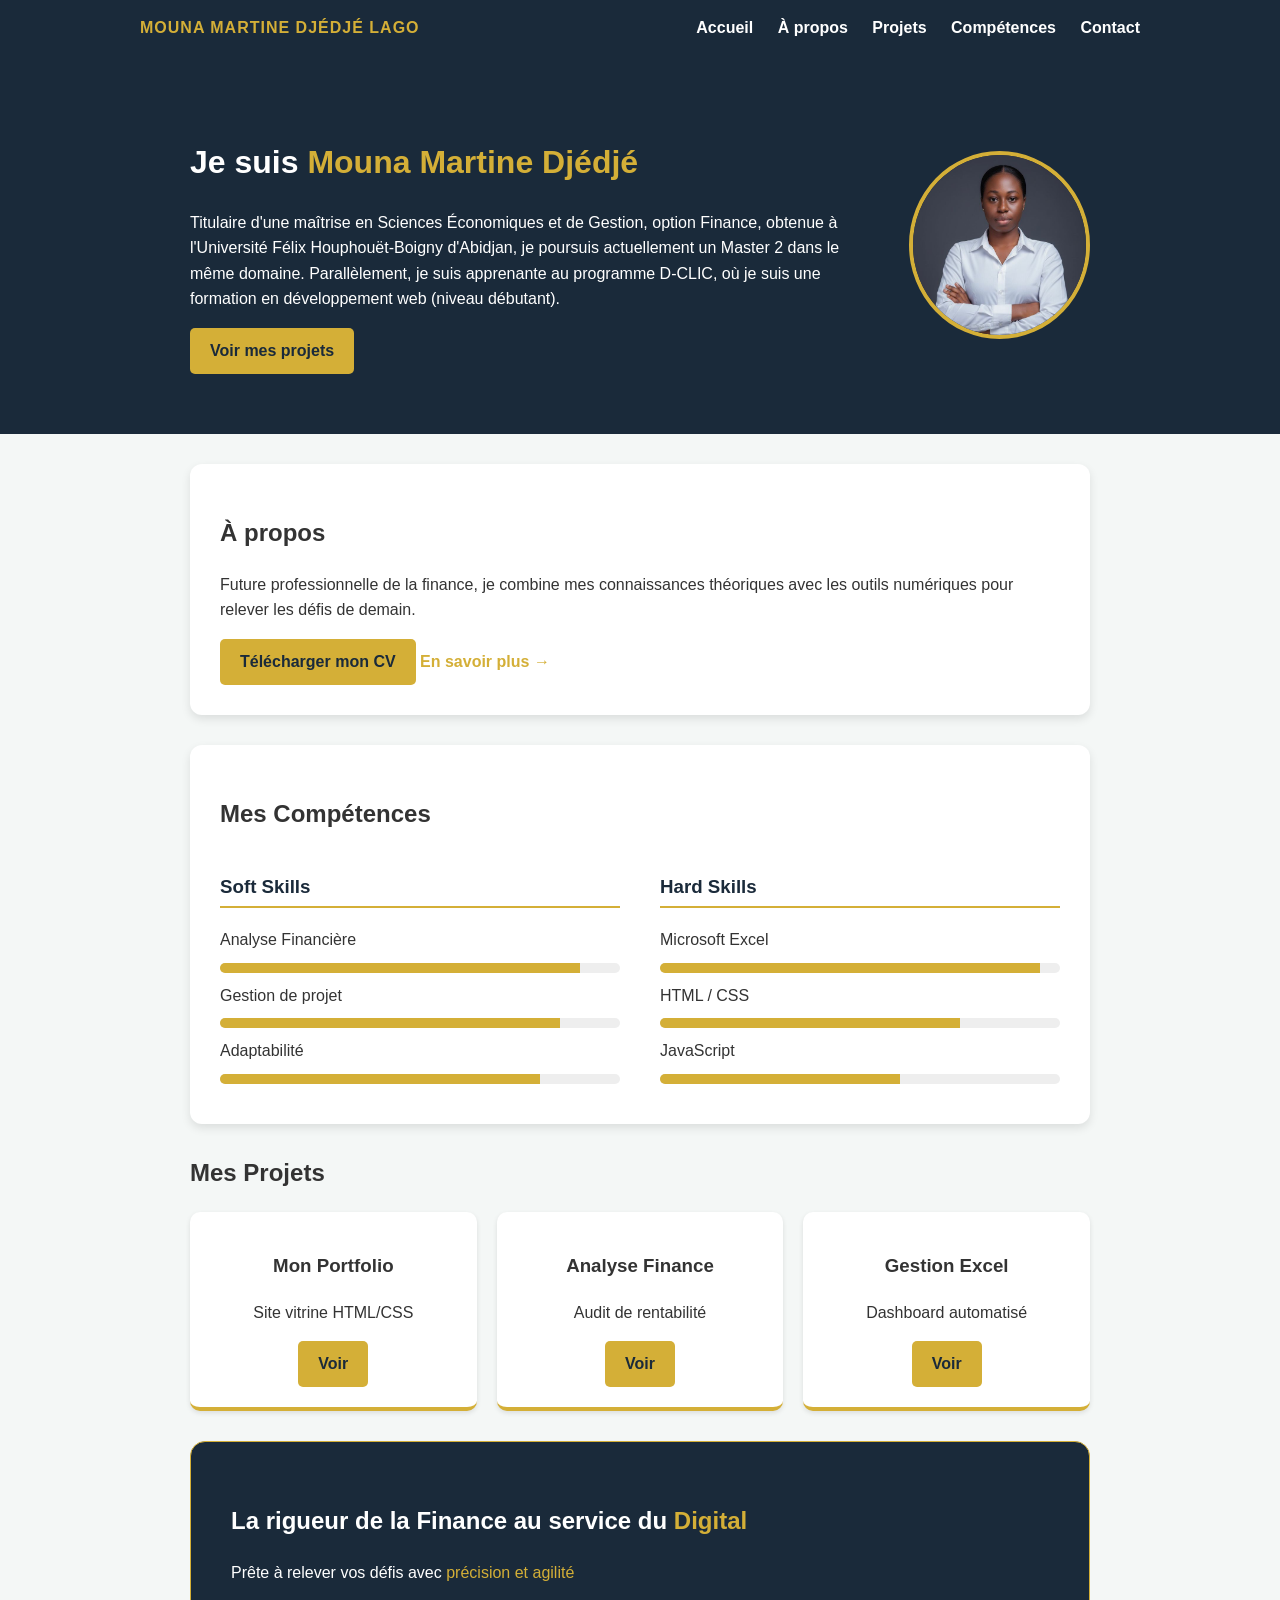
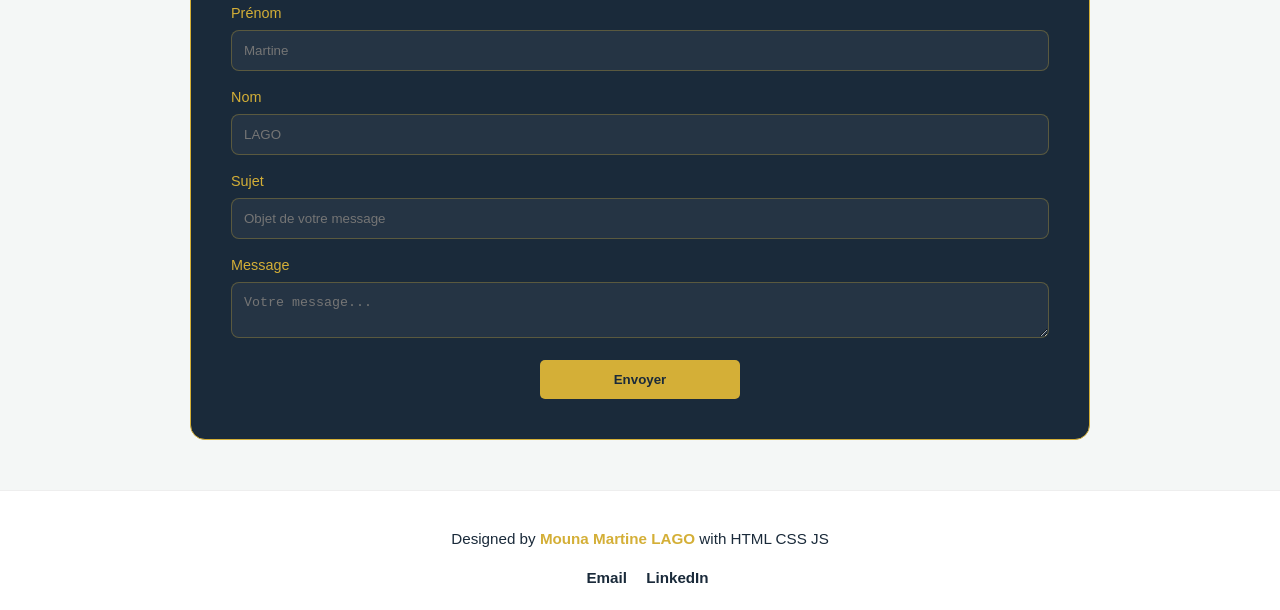
<file: index.html>
<!DOCTYPE html>
<html lang="fr">
<head>
    <meta charset="UTF-8">
    <meta name="viewport" content="width=device-width, initial-scale=1.0">
    <title>Mouna Martine Djédjé LAGO - Portfolio</title>
    <link rel="stylesheet" href="style.css">
</head>
<body>

    <nav>
        <div class="nav-container">
            <div class="logo">MOUNA MARTINE Djédjé LAGO</div>
            <div class="nav-links">
                <a href="index.html">Accueil</a>
                <a href="propos.html">À propos</a>
                <a href="projets.html">Projets</a>
                <a href="#competences">Compétences</a>
                <a href="contact.html">Contact</a>
            </div>
        </div>
    </nav>

    <header class="hero">
        <div class="hero-flex">
            <div class="hero-text">
                <h1>Je suis <span>Mouna Martine Djédjé </span></h1>
                <p>Titulaire d'une maîtrise en Sciences Économiques et de Gestion, option Finance, obtenue à l'Université Félix Houphouët-Boigny d'Abidjan, je poursuis actuellement un Master 2 dans le même domaine. Parallèlement, je suis apprenante au programme D-CLIC, où je suis une formation en développement web (niveau débutant).</p>
                <a href="projets.html" class="btn-or">Voir mes projets</a>
            </div>
            <img src="Profil.jpg" alt="Mouna Martine LAGO" class="img-circle-right">
        </div>
    </header>

    <div class="container">
        <section class="card">
            <h2 class="title-section">À propos</h2>
            <p>Future professionnelle de la finance, je combine mes connaissances théoriques avec les outils numériques pour relever les défis de demain.</p>
            <div class="about-footer">
                <a href="Cv-Mouna.pdf" download class="btn-cv-small">Télécharger mon CV</a>
                <a href="propos.html" class="link-or">En savoir plus →</a>
            </div>
        </section>

        <section id="competences" class="card-skills">
            <h2 class="title-section-center">Mes <span>Compétences</span></h2>
            <div class="skills-container">
                <div class="skill-column">
                    <h3>Soft Skills</h3>
                    <div class="skill-bar-item"><label>Analyse Financière</label><div class="bar-bg"><div class="bar-fill" style="width:90%"></div></div></div>
                    <div class="skill-bar-item"><label>Gestion de projet</label><div class="bar-bg"><div class="bar-fill" style="width:85%"></div></div></div>
                    <div class="skill-bar-item"><label>Adaptabilité</label><div class="bar-bg"><div class="bar-fill" style="width:80%"></div></div></div>
                </div>
                <div class="skill-column">
                    <h3>Hard Skills</h3>
                    <div class="skill-bar-item"><label>Microsoft Excel</label><div class="bar-bg"><div class="bar-fill" style="width:95%"></div></div></div>
                    <div class="skill-bar-item"><label>HTML / CSS</label><div class="bar-bg"><div class="bar-fill" style="width:75%"></div></div></div>
                    <div class="skill-bar-item"><label>JavaScript</label><div class="bar-bg"><div class="bar-fill" style="width:60%"></div></div></div>
                </div>
            </div>
        </section>

        <section class="card-projects">
            <h2 class="title-section-center">Mes <span>Projets</span></h2>
            <div class="projects-grid">
                <div class="project-item"><h3>Mon Portfolio</h3><p>Site vitrine HTML/CSS</p><a href="projets.html" class="btn-project">Voir</a></div>
                <div class="project-item"><h3>Analyse Finance</h3><p>Audit de rentabilité</p><a href="projets.html" class="btn-project">Voir</a></div>
                <div class="project-item"><h3>Gestion Excel</h3><p>Dashboard automatisé</p><a href="projets.html" class="btn-project">Voir</a></div>
            </div>
        </section>

        
        <section class="card-contact-wireframe">

                <div class="contact-header-theme">
               <h2>La rigueur de la Finance au service du <span class="text-or">Digital</span></h2>
               <p>Prête à relever vos défis avec <span class="text-or">précision et agilité</span></p>
                    </div>                
                    <form class="wireframe-form-theme">
                <div class="form-row">
                    <div class="form-group-half"><label>Prénom</label><input type="text" placeholder="Martine"></div>
                    <div class="form-group-half"><label>Nom</label><input type="text" placeholder="LAGO"></div>
                </div>
                <div class="form-group-full"><label>Sujet</label><input type="text" placeholder="Objet de votre message"></div>
                <div class="form-group-full"><label>Message</label><textarea placeholder="Votre message..."></textarea></div>
                <div style="text-align: center;"><button type="submit" class="btn-contact-or">Envoyer</button></div>
            </form>
        </section>
    </div>

    <footer class="footer-wireframe">
        <div class="footer-content">          
                <p>Designed by <span>Mouna Martine LAGO</span> with HTML CSS JS  </p>
            <div class="footer-contacts">
                <a href="mailto:mounalago7@gmail.com">Email</a>
                <a href="https://linkedin.com/in/mouna-martine-lago-djédjé-1721512b9" target="_blank">LinkedIn</a>
            </div>
        </div>
    </footer>

</body>
</html>
</file>
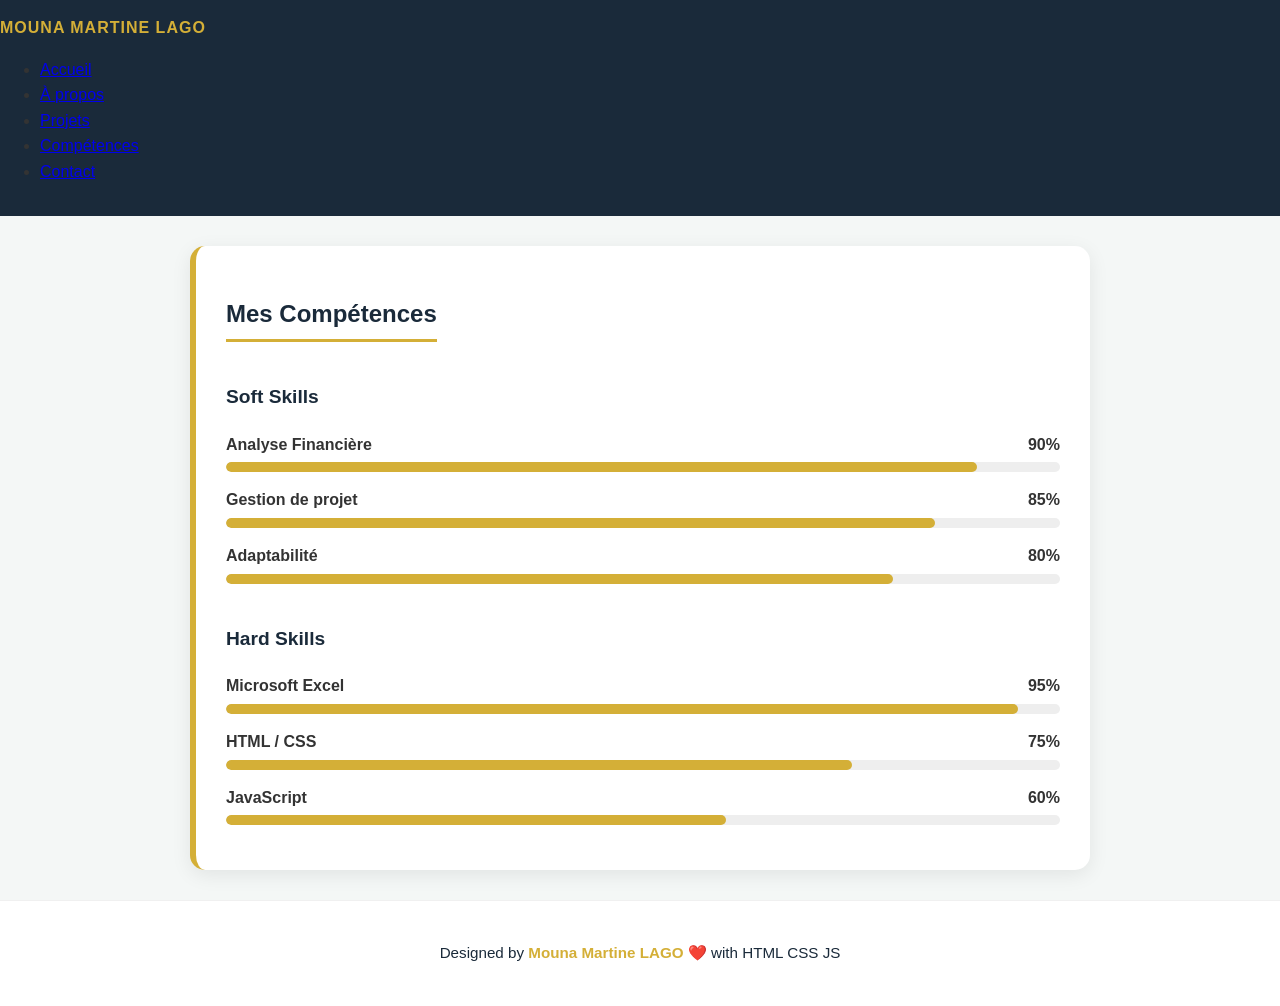
<file: competences.html>
<!DOCTYPE html>
<html lang="fr">
<head>
    <meta charset="UTF-8">
    <meta name="viewport" content="width=device-width, initial-scale=1.0">
    <title>Mes Compétences - Mouna Martine LAGO</title>
    <link rel="stylesheet" href="style.css"> </head>
<body>

    <nav>
        <div class="container-nav">
            <span class="logo">MOUNA MARTINE LAGO</span>
            <ul>
                <li><a href="index.html">Accueil</a></li>
                <li><a href="propos.html">À propos</a></li>
                <li><a href="projets.html">Projets</a></li>
                <li><a href="competences.html" class="active">Compétences</a></li>
                <li><a href="contact.html">Contact</a></li>
            </ul>
        </div>
    </nav>

    <div class="container">
        <div class="card-premium">
            <h2 class="titre-souligne">Mes Compétences</h2>

            <h3 style="color: #1a2a3a; margin-top: 20px;">Soft Skills</h3>
            
            <div class="skill-container">
                <div class="skill-info"><span>Analyse Financière</span><span>90%</span></div>
                <div class="progress-bar-bg"><div class="progress-bar-fill" style="width: 90%;"></div></div>
            </div>

            <div class="skill-container">
                <div class="skill-info"><span>Gestion de projet</span><span>85%</span></div>
                <div class="progress-bar-bg"><div class="progress-bar-fill" style="width: 85%;"></div></div>
            </div>

            <div class="skill-container" style="margin-bottom: 40px;">
                <div class="skill-info"><span>Adaptabilité</span><span>80%</span></div>
                <div class="progress-bar-bg"><div class="progress-bar-fill" style="width: 80%;"></div></div>
            </div>

            <h3 style="color: #1a2a3a;">Hard Skills</h3>

            <div class="skill-container">
                <div class="skill-info"><span>Microsoft Excel</span><span>95%</span></div>
                <div class="progress-bar-bg"><div class="progress-bar-fill" style="width: 95%;"></div></div>
            </div>

            <div class="skill-container">
                <div class="skill-info"><span>HTML / CSS</span><span>75%</span></div>
                <div class="progress-bar-bg"><div class="progress-bar-fill" style="width: 75%;"></div></div>
            </div>

            <div class="skill-container">
                <div class="skill-info"><span>JavaScript</span><span>60%</span></div>
                <div class="progress-bar-bg"><div class="progress-bar-fill" style="width: 60%;"></div></div>
            </div>
        </div>
    </div>

    <footer>
        <p>Designed by <span class="mon-nom-dore">Mouna Martine LAGO</span> ❤️ with HTML CSS JS</p>
    </footer>

</body>
</html>
</file>
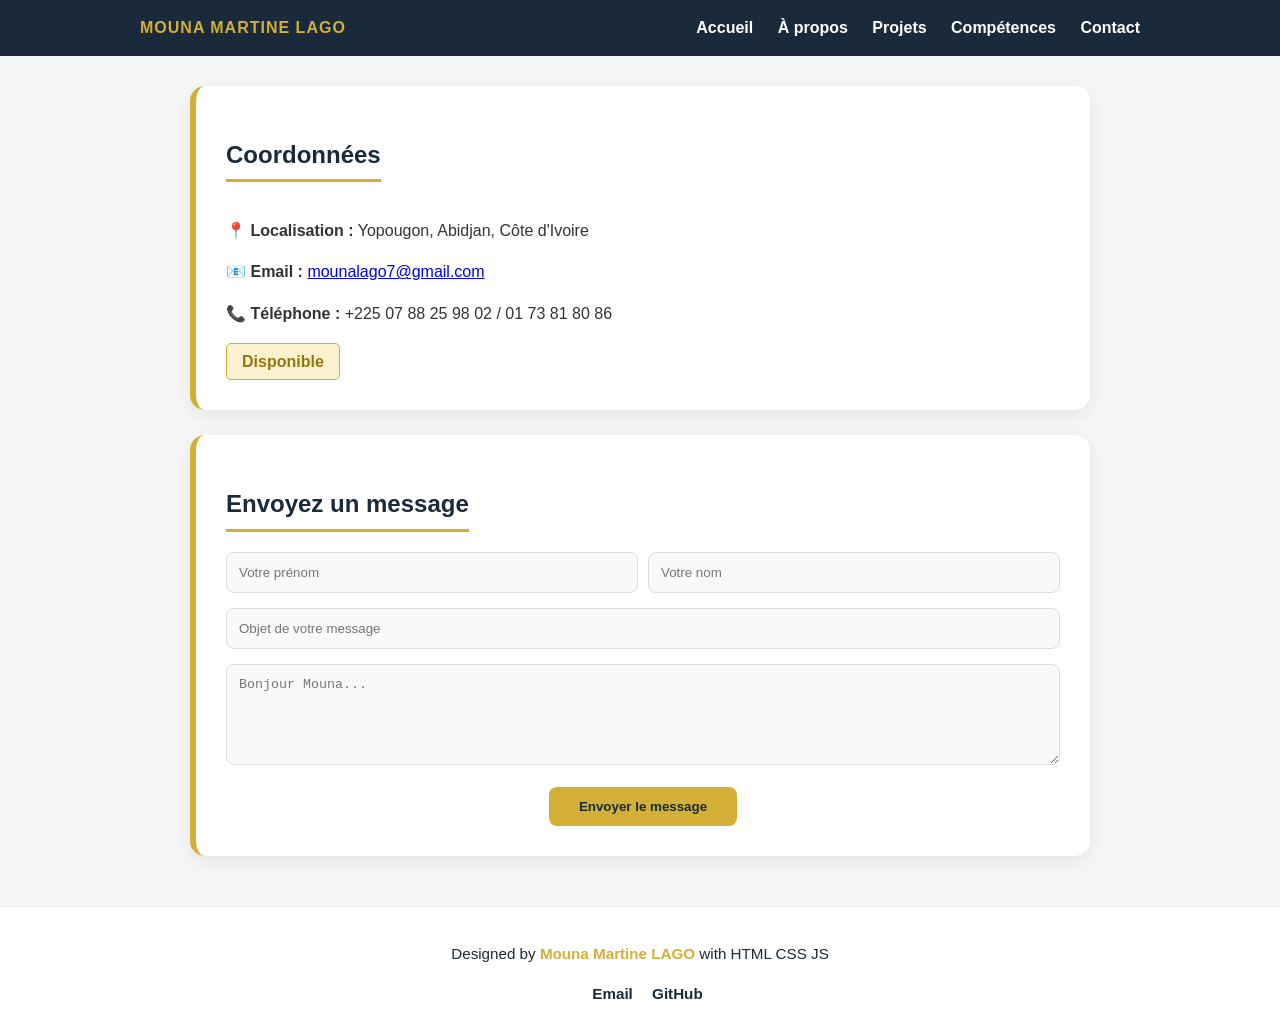
<file: contact.html>
<!DOCTYPE html>
<html lang="fr">
<head>
    <meta charset="UTF-8">
    <meta name="viewport" content="width=device-width, initial-scale=1.0">
    <title>Contact - Mouna Martine LAGO</title>
    <link rel="stylesheet" href="style.css">
</head>
<body>
    <nav>
        <div class="nav-container">
            <div class="logo">MOUNA MARTINE LAGO</div>
            <div class="nav-links">
                <a href="index.html">Accueil</a>
                <a href="propos.html">À propos</a>
                <a href="projets.html">Projets</a>
                <a href="index.html#competences">Compétences</a>
                <a href="contact.html">Contact</a>
            </div>
        </div>
    </nav>

    <div class="container">
        <div class="card-premium">
            <h2 class="titre-souligne">Coordonnées</h2>
            <div class="infos-anciennes-liste">
                <p>📍 <strong>Localisation :</strong> Yopougon, Abidjan, Côte d'Ivoire</p>
                <p>📧 <strong>Email :</strong> <a href="mailto:mounalago7@gmail.com" class="lien-or">mounalago7@gmail.com</a></p>
                <p>📞 <strong>Téléphone :</strong> +225 07 88 25 98 02 / 01 73 81 80 86</p>
            </div>
            <span class="mon-badge-dore">Disponible</span>
        </div>

        <div class="card-premium">
            <h2 class="titre-souligne">Envoyez un message</h2>
            <form class="form-premium-blanc">
                <div class="form-row" style="display: flex; gap: 10px;">
                    <input type="text" placeholder="Votre prénom" style="flex: 1;">
                    <input type="text" placeholder="Votre nom" style="flex: 1;">
                </div>
                <input type="text" placeholder="Objet de votre message">
                <textarea placeholder="Bonjour Mouna..." rows="5"></textarea>
                <div style="text-align: center;">
                    <button type="submit" class="btn-envoi-premium">Envoyer le message</button>
                </div>
            </form>
        </div>
    </div>
            </form>
        </section>
    </div>

    <footer class="footer-wireframe">    
    <div class="footer-content">    
                <p>Designed by <span>Mouna Martine LAGO</span> with HTML CSS JS</p>
            <div class="footer-contacts">
                <a href="mailto:mounalago7@gmail.com">Email</a>
                <a href="https://github.com/mouna01111" target="_blank">GitHub</a>
            </div>
        </div>
    </footer>
</body>
</html>
</file>
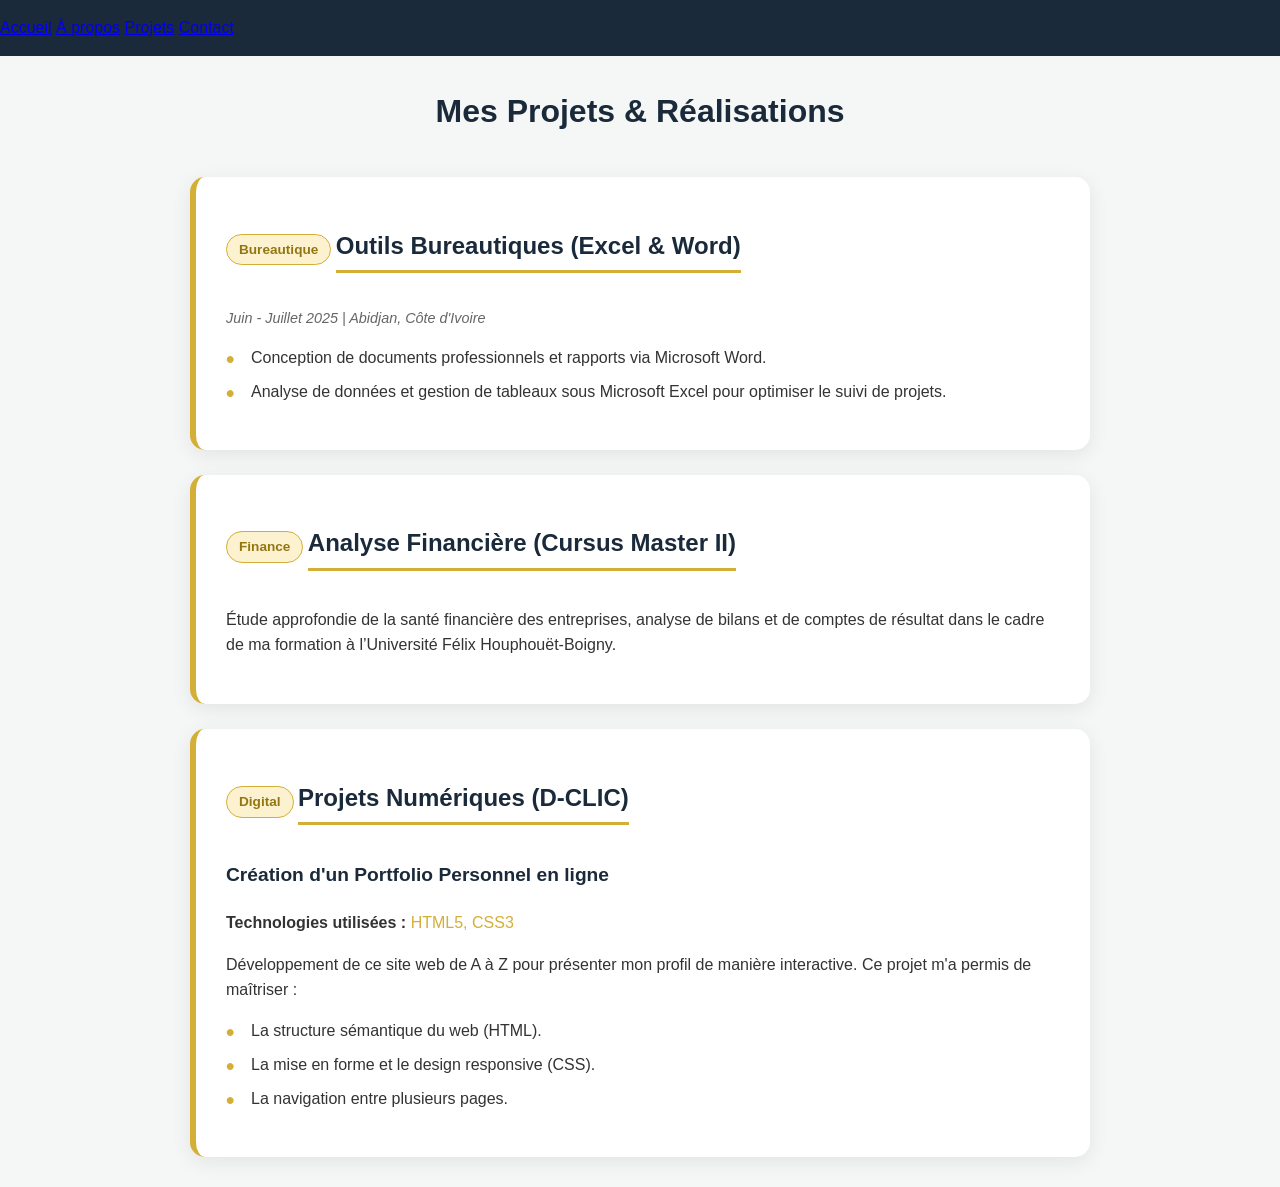
<file: projets.html>
<!DOCTYPE html>
<html lang="fr">
<head>
    <meta charset="UTF-8">
    <meta name="viewport" content="width=device-width, initial-scale=1.0">
    <title>Mes Projets - Mouna Martine LAGO</title>
    <link rel="stylesheet" href="style.css">
</head>
<body>
    <nav>
        <a href="index.html">Accueil</a>
        <a href="propos.html">À propos</a>
        <a href="projets.html">Projets</a>
        <a href="contact.html">Contact</a>
    </nav>



















<div class="container">
    <h1 class="titre-principal-projets">Mes Projets & Réalisations</h1>

    <div class="card-premium">
        <div class="badge-categorie">Bureautique</div>
        <h2 class="titre-souligne">Outils Bureautiques (Excel & Word)</h2>
        <p class="date-lieu"><em>Juin - Juillet 2025 | Abidjan, Côte d'Ivoire</em></p>
        <ul class="liste-projets">
            <li>Conception de documents professionnels et rapports via Microsoft Word.</li>
            <li>Analyse de données et gestion de tableaux sous Microsoft Excel pour optimiser le suivi de projets.</li>
        </ul>
    </div>

    <div class="card-premium">
        <div class="badge-categorie">Finance</div>
        <h2 class="titre-souligne">Analyse Financière (Cursus Master II)</h2>
        <p>Étude approfondie de la santé financière des entreprises, analyse de bilans et de comptes de résultat dans le cadre de ma formation à l’Université Félix Houphouët-Boigny.</p>
    </div>

    <div class="card-premium">
        <div class="badge-categorie">Digital</div>
        <h2 class="titre-souligne">Projets Numériques (D-CLIC)</h2>
        <h3>Création d'un Portfolio Personnel en ligne</h3>
        <p><strong>Technologies utilisées :</strong> <span class="text-or">HTML5, CSS3</span></p>
        <p>Développement de ce site web de A à Z pour présenter mon profil de manière interactive. Ce projet m'a permis de maîtriser :</p>
        <ul class="liste-projets">
            <li>La structure sémantique du web (HTML).</li>
            <li>La mise en forme et le design responsive (CSS).</li>
            <li>La navigation entre plusieurs pages.</li>
        </ul>
    </div>
</div>        
</section>
    </div>
</body>
</html>
</file>
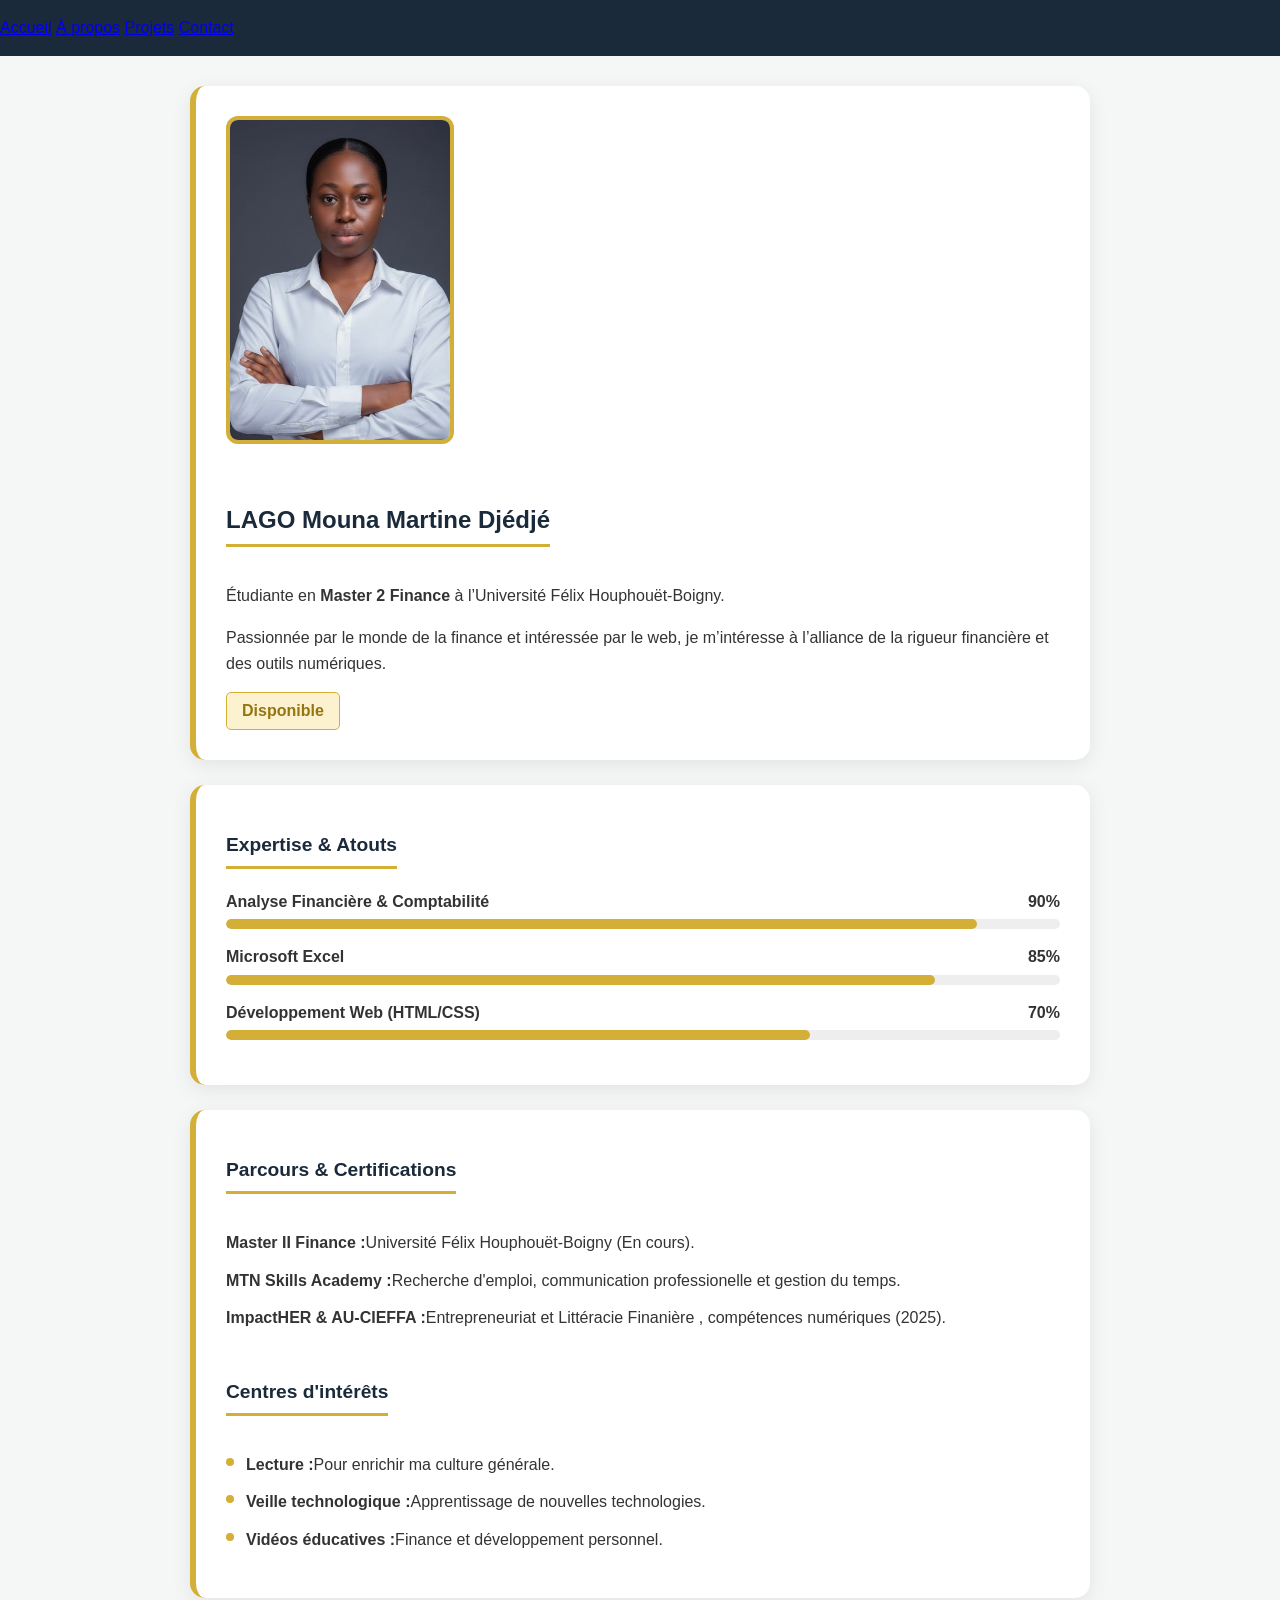
<file: propos.html>
<!DOCTYPE html>
<html lang="fr">
<head>
    <meta charset="UTF-8">
    <meta name="viewport" content="width=device-width, initial-scale=1.0">
    <title>À propos - Mouna Martine Djédjé LAGO</title>
    <link rel="stylesheet" href="style.css">
</head>
<body>
    <nav>
        <a href="index.html">Accueil</a>
        <a href="propos.html">À propos</a>
        <a href="projets.html">Projets</a>
        <a href="contact.html">Contact</a>
    </nav>
        
    <div class="container">
    <div class="card-premium about-flex-layout">
        <div class="propos-gauche">
            <img src="Profil.jpg" alt="Mouna Martine LAGO" class="img-propos-premium">
        </div>
        <div class="propos-droite">
            <h2 class="titre-souligne">LAGO Mouna Martine Djédjé</h2>
            <p>Étudiante en <strong>Master 2 Finance</strong> à l’Université Félix Houphouët-Boigny.</p>
            <p>Passionnée par le monde de la finance et intéressée par le web, je m’intéresse à l’alliance de la rigueur financière et des outils numériques.</p>
            <div class="mon-badge-dore">Disponible</div>
        </div>
    </div>

    <div class="card-premium">
        <h3 class="titre-souligne">Expertise & Atouts</h3>
        
        <div class="skill-container">
            <div class="skill-info"><span>Analyse Financière & Comptabilité</span><span>90%</span></div>
            <div class="progress-bar-bg"><div class="progress-bar-fill" style="width: 90%;"></div></div>
        </div>

        <div class="skill-container">
            <div class="skill-info"><span>Microsoft Excel</span><span>85%</span></div>
            <div class="progress-bar-bg"><div class="progress-bar-fill" style="width: 85%;"></div></div>
        </div>

        <div class="skill-container">
            <div class="skill-info"><span>Développement Web (HTML/CSS)</span><span>70%</span></div>
            <div class="progress-bar-bg"><div class="progress-bar-fill" style="width: 70%;"></div></div>
        </div>
    </div>

    <div class="card-premium">
        <h3 class="titre-souligne">Parcours & Certifications</h3>
        <ul class="liste-simple">
            <li><strong>Master II Finance :</strong> Université Félix Houphouët-Boigny (En cours).</li>
            <li><strong>MTN Skills Academy :</strong> Recherche d'emploi, communication professionelle et gestion du temps.</li>
            <li><strong>ImpactHER & AU-CIEFFA :</strong> Entrepreneuriat et Littéracie Finanière , compétences numériques (2025).</li>
        </ul>

        <h3 class="titre-souligne" style="margin-top: 30px;">Centres d'intérêts</h3>
        <ul class="liste-interets">
            <li><span class="puce-dorée"></span><strong>Lecture :</strong> Pour enrichir ma culture générale.</li>
            <li><span class="puce-dorée"></span><strong>Veille technologique :</strong> Apprentissage de nouvelles technologies.</li>
            <li><span class="puce-dorée"></span><strong>Vidéos éducatives :</strong> Finance et développement personnel.</li>
        </ul>
    </div>
</div>                                                                                                    </ul>
        </section>
    </div>
</body>
</html>
</file>
<file: style.css>
:root {
    --marine: #1a2a3a;
    --or: #d4af37;
    --fond: #f4f7f6;
}

body { font-family: 'Segoe UI', sans-serif; background: var(--fond); margin: 0; color: #333; line-height: 1.6; }
html { scroll-behavior: smooth; }

/* NAVIGATION */
nav { background: var(--marine); padding: 15px 0; position: sticky; top: 0; z-index: 1000; }
.nav-container { display: flex; justify-content: space-between; align-items: center; max-width: 1000px; margin: 0 auto; padding: 0 20px; }
.logo { color: var(--or); font-weight: bold; text-transform: uppercase; letter-spacing: 1px; }
.nav-links a { color: white; margin-left: 20px; text-decoration: none; font-weight: bold; transition: 0.3s; }
.nav-links a:hover { color: var(--or); }

/* HERO SECTION */
.hero { background: var(--marine); color: white; padding: 60px 20px; }
.hero-flex { display: flex; align-items: center; justify-content: space-between; max-width: 900px; margin: 0 auto; gap: 40px; }
.hero-text h1 span { color: var(--or); }
.img-circle-right { width: 180px; height: 180px; border-radius: 50%; border: 4px solid var(--or); object-fit: cover; }

/* COMPÉTENCES (Style Wireframe) */
.card-skills, .card { background: white; padding: 30px; border-radius: 12px; margin-bottom: 30px; box-shadow: 0 4px 10px rgba(0,0,0,0.1); }
.skills-container { display: flex; gap: 40px; flex-wrap: wrap; }
.skill-column { flex: 1; min-width: 280px; }
.skill-column h3 { color: var(--marine); border-bottom: 2px solid var(--or); padding-bottom: 5px; }
.bar-bg { background: #eee; height: 10px; border-radius: 5px; margin: 10px 0; overflow: hidden; }
.bar-fill { height: 100%; background: var(--or); transition: 1s ease-in-out; }

/* PROJETS */
.projects-grid { display: grid; grid-template-columns: repeat(auto-fit, minmax(200px, 1fr)); gap: 20px; }
.project-item { background: white; padding: 20px; border-radius: 10px; border-bottom: 4px solid var(--or); text-align: center; box-shadow: 0 2px 5px rgba(0,0,0,0.1); }

/* CONTACT WIREFRAME (Sombre) */
.card-contact-wireframe { background: var(--marine); color: white; padding: 40px; border-radius: 15px; border: 1px solid var(--or); }
.contact-header-theme h2 span, .contact-header-theme p span { color: var(--or); }
.wireframe-form-theme label { color: var(--or); display: block; margin-bottom: 5px; font-size: 0.9rem; }
.wireframe-form-theme input, .wireframe-form-theme textarea { width: 100%; padding: 12px; margin-bottom: 15px; border-radius: 8px; border: 1px solid rgba(212,175,55,0.3); background: rgba(255,255,255,0.05); color: white; box-sizing: border-box; }
.btn-contact-or { background: var(--or); color: var(--marine); padding: 12px 30px; border: none; border-radius: 5px; font-weight: bold; cursor: pointer; width: 100%; max-width: 200px; }

/* BOUTONS ET ACCENTS */
.btn-or, .btn-cv-small, .btn-project { background: var(--or); color: var(--marine); padding: 10px 20px; border-radius: 5px; text-decoration: none; font-weight: bold; display: inline-block; transition: 0.3s; border: none; }
.btn-or:hover, .btn-cv-small:hover { background: white; transform: translateY(-2px); }
.link-or { color: var(--or); text-decoration: none; font-weight: bold; }

/* FOOTER */
.footer-wireframe { background: white; padding: 20px 0; border-top: 1px solid #eee; margin-top: 50px; text-align: center; }
.footer-content span { color: var(--or); font-weight: bold; }
.footer-contacts a { margin-left: 15px; color: var(--marine); text-decoration: none; font-weight: bold; }

/* RESPONSIVE */
@media (max-width: 768px) {
    .hero-flex, .nav-container, .form-row { flex-direction: column; text-align: center; }
    .nav-links { margin-top: 10px; }
    .nav-links a { margin: 0 10px; }
}






:root {
    --marine: #1a2a3a;
    --or: #d4af37;
    --fond: #f4f7f6;
    --blanc: #ffffff;
}

body { font-family: 'Segoe UI', sans-serif; background: var(--fond); margin: 0; color: #333; line-height: 1.6; }

/* 1. NAVIGATION (Identique partout) */
nav { background: var(--marine); padding: 15px 0; position: sticky; top: 0; z-index: 1000; }
.nav-container { display: flex; justify-content: space-between; align-items: center; max-width: 1000px; margin: 0 auto; padding: 0 20px; }
.logo { color: var(--or); font-weight: bold; text-transform: uppercase; }
.nav-links a { color: white; margin-left: 20px; text-decoration: none; font-weight: bold; }
.nav-links a:hover { color: var(--or); }

/* 2. ACCUEIL WIREFRAME (Ne pas toucher) */
.hero { background: var(--marine); color: white; padding: 60px 20px; }
.hero-flex { display: flex; align-items: center; justify-content: space-between; max-width: 900px; margin: 0 auto; }
.img-circle-right { width: 180px; height: 180px; border-radius: 50%; border: 4px solid var(--or); object-fit: cover; }
.card-contact-wireframe { background: var(--marine); color: white; padding: 40px; border-radius: 15px; border: 1px solid var(--or); margin-top: 30px; }
.text-or { color: var(--or); }

/* 3. STYLE PREMIUM (Pour les onglets À Propos et Contact uniquement) */
.container { max-width: 900px; margin: 30px auto; padding: 0 20px; }
.card-premium { background: white; padding: 35px; border-radius: 15px; box-shadow: 0 10px 30px rgba(0,0,0,0.1); margin-bottom: 30px; }
.about-flex-layout { display: flex; gap: 40px; align-items: center; }
.img-propos-premium { width: 280px; height: 320px; object-fit: cover; border-radius: 12px; border: 4px solid var(--or); }
.titre-souligne { color: var(--marine); border-bottom: 3px solid var(--or); display: inline-block; padding-bottom: 5px; margin-bottom: 20px; }
.mon-badge-dore { display: inline-block; padding: 5px 15px; background: #fdf2d0; color: #947610; border-radius: 5px; border: 1px solid var(--or); font-weight: bold; }
.btn-cv-accueil { background: var(--or); color: var(--marine); padding: 12px 25px; border-radius: 8px; text-decoration: none; font-weight: bold; display: inline-block; margin-top: 20px; }
.btn-cv-accueil:hover { background: white; }

/* Formulaire des onglets (sur fond blanc) */
.form-premium-blanc input, .form-premium-blanc textarea { width: 100%; padding: 12px; margin-bottom: 15px; border-radius: 8px; border: 1px solid #ddd; background: #f9f9f9; box-sizing: border-box; }
.btn-envoi-premium { background: var(--or); color: var(--marine); padding: 12px 30px; border: none; border-radius: 8px; font-weight: bold; cursor: pointer; }

@media (max-width: 768px) { .about-flex-layout, .hero-flex, .nav-container { flex-direction: column; text-align: center; } }











/* --- PROTECTION ET STYLE DES ONGLETS (À PROPOS & CONTACT) --- */
.card-premium {
    background: white !important; /* Force le fond blanc */
    padding: 35px;
    border-radius: 15px;
    box-shadow: 0 10px 30px rgba(0,0,0,0.1); /* L'ombre que tu aimes */
    margin-bottom: 30px;
    border-left: 6px solid #d4af37; /* Le trait doré à gauche */
}

.titre-souligne {
    color: #1a2a3a;
    border-bottom: 3px solid #d4af37;
    display: inline-block;
    padding-bottom: 5px;
    margin-bottom: 20px;
}

.mon-badge-dore {
    display: inline-block;
    padding: 5px 15px;
    background: #fdf2d0;
    color: #947610;
    border-radius: 5px;
    border: 1px solid #d4af37;
    font-weight: bold;
}

.form-premium-blanc input, .form-premium-blanc textarea {
    width: 100%; padding: 12px; margin-bottom: 15px; border: 1px solid #ddd; 
    border-radius: 8px; background: #f9f9f9; box-sizing: border-box;
}

.btn-envoi-premium {
    background: #d4af37; color: #1a2a3a; padding: 12px 30px; 
    border: none; border-radius: 8px; font-weight: bold; cursor: pointer;
}

.btn-envoi-premium:hover { background: #1a2a3a; color: #d4af37; }










/* --- STYLE PAGE PROJETS --- */

.titre-principal-projets {
    text-align: center;
    color: #1a2a3a;
    margin-bottom: 40px;
    font-size: 2rem;
}

/* Badge de catégorie (Bureautique, Finance, Digital) */
.badge-categorie {
    display: inline-block;
    padding: 4px 12px;
    background: #fdf2d0;
    color: #947610;
    border-radius: 20px;
    font-size: 0.85rem;
    font-weight: bold;
    margin-bottom: 10px;
    border: 1px solid #d4af37;
}

.date-lieu {
    color: #666;
    font-size: 0.9rem;
    margin-bottom: 15px;
}

/* Liste des tâches avec puces dorées */
.liste-projets {
    list-style: none;
    padding: 0;
    margin-top: 15px;
}

.liste-projets li {
    position: relative;
    padding-left: 25px;
    margin-bottom: 10px;
    line-height: 1.5;
}

.liste-projets li::before {
    content: "•";
    color: #d4af37;
    font-weight: bold;
    font-size: 1.5rem;
    position: absolute;
    left: 0;
    top: -5px;
}

/* Espacement spécifique pour les titres H3 dans les projets */
.card-premium h3 {
    color: #1a2a3a;
    margin-top: 15px;
    font-size: 1.2rem;
}










/* --- STYLE GLOBAL DES CARTES PREMIUM --- */
.card-premium {
    background: white;
    padding: 30px;
    border-radius: 15px;
    box-shadow: 0 5px 20px rgba(0,0,0,0.08);
    margin-bottom: 25px;
}

.titre-souligne {
    border-bottom: 3px solid #d4af37;
    display: inline-block;
    padding-bottom: 5px;
    margin-bottom: 20px;
    color: #1a2a3a;
}

/* --- PHOTO ET PRÉSENTATION --- */
.about-flex-layout { display: flex; gap: 30px; align-items: center; flex-wrap: wrap; }
.img-propos-premium { width: 220px; border-radius: 12px; border: 4px solid #d4af37; object-fit: cover; }
.mon-badge-dore { display: inline-block; padding: 5px 15px; background: #fdf2d0; color: #947610; border-radius: 5px; font-weight: bold; }

/* --- JAUGES DORÉES --- */
.skill-container { margin-bottom: 15px; }
.skill-info { display: flex; justify-content: space-between; font-weight: bold; margin-bottom: 5px; }
.progress-bar-bg { background: #eee; height: 10px; border-radius: 5px; overflow: hidden; }
.progress-bar-fill { background: #d4af37; height: 100%; border-radius: 5px; }

/* --- LISTES ET PUCES --- */
.liste-simple, .liste-interets { list-style: none; padding: 0; }
.liste-simple li, .liste-interets li { margin-bottom: 12px; display: flex; align-items: flex-start; }
.puce-dorée { width: 8px; height: 8px; background: #d4af37; border-radius: 50%; margin-right: 12px; margin-top: 6px; flex-shrink: 0; }



footer {
    text-align: center;
    padding: 25px 0;
    background-color: #ffffff; /* Fond blanc propre comme le prof */
    color: #1a2a3a;           /* Votre bleu nuit pour le texte de base */
    font-size: 0.95rem;
    border-top: 1px solid #f0f0f0; 
}

.mon-nom-dore {
    color: #d4af37;           /* Votre doré signature */
    font-weight: bold;        /* Pour que votre nom ressorte bien */
}
</file>
